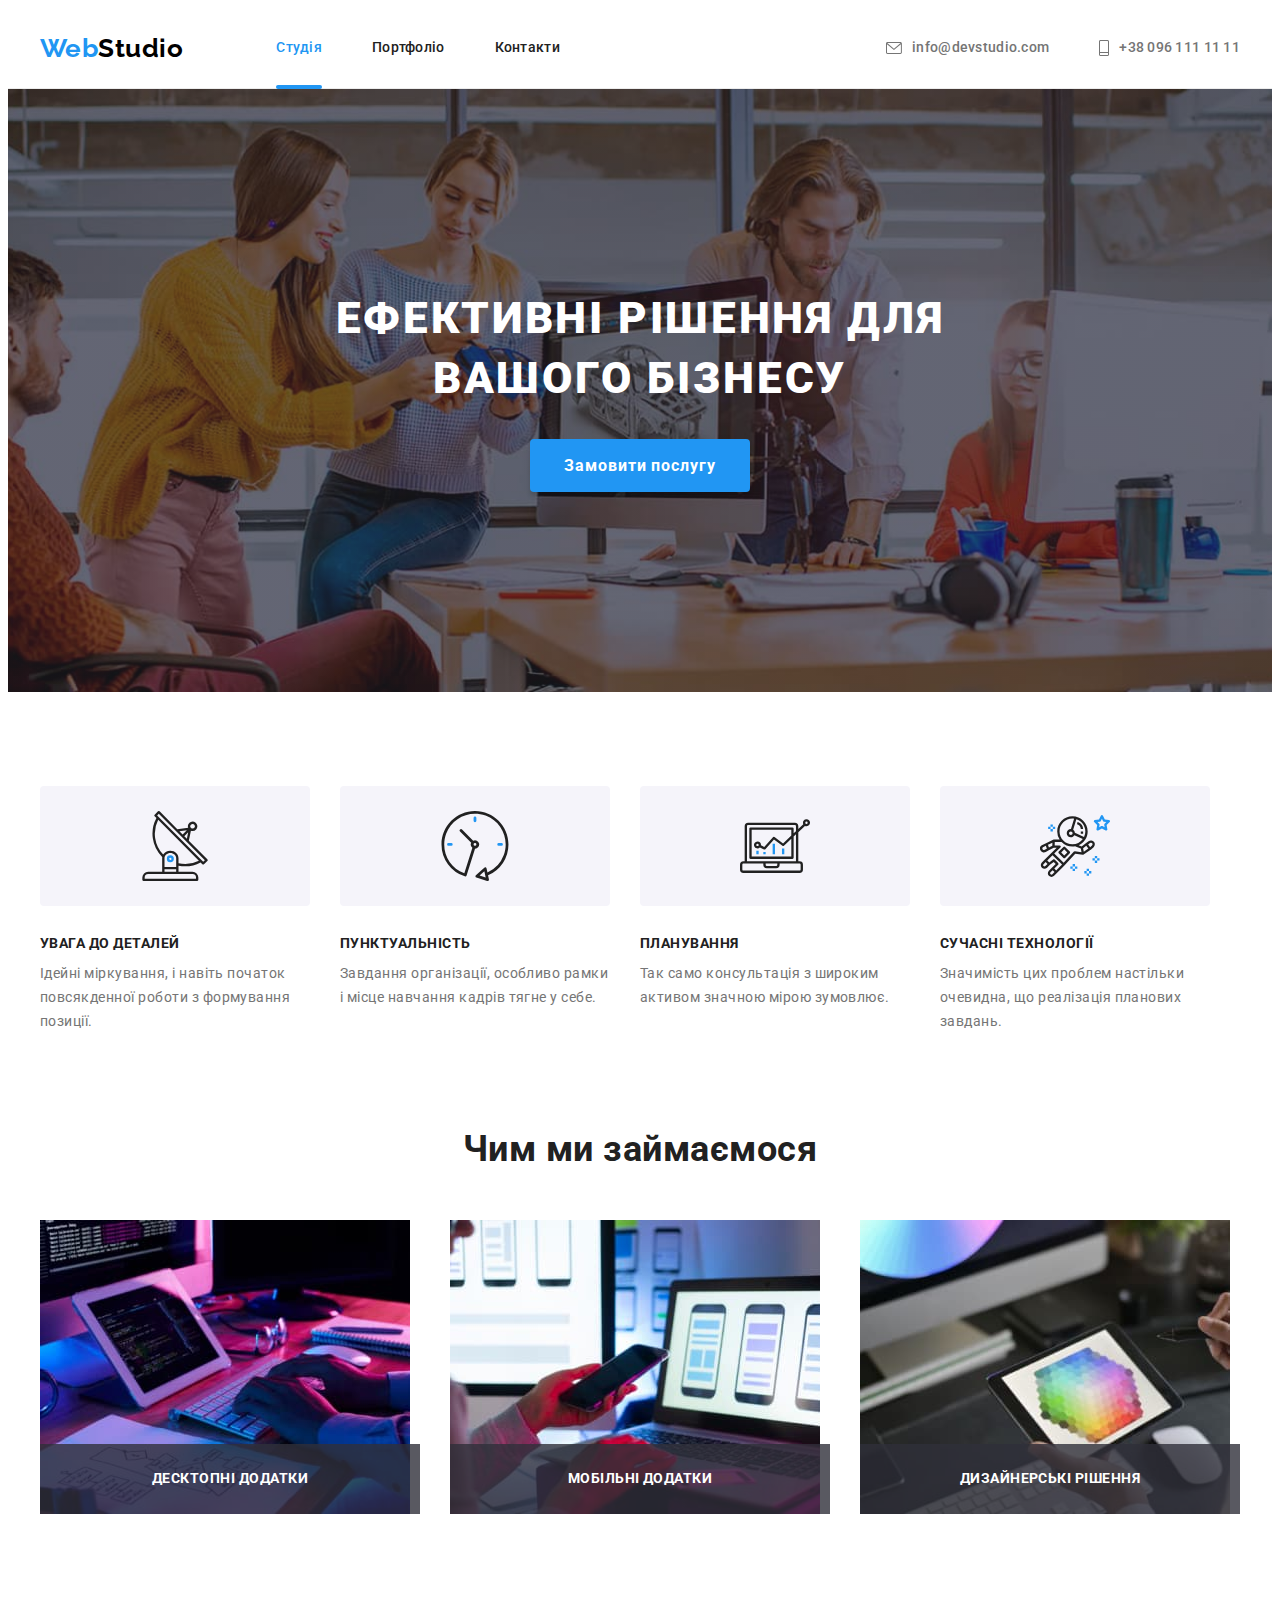
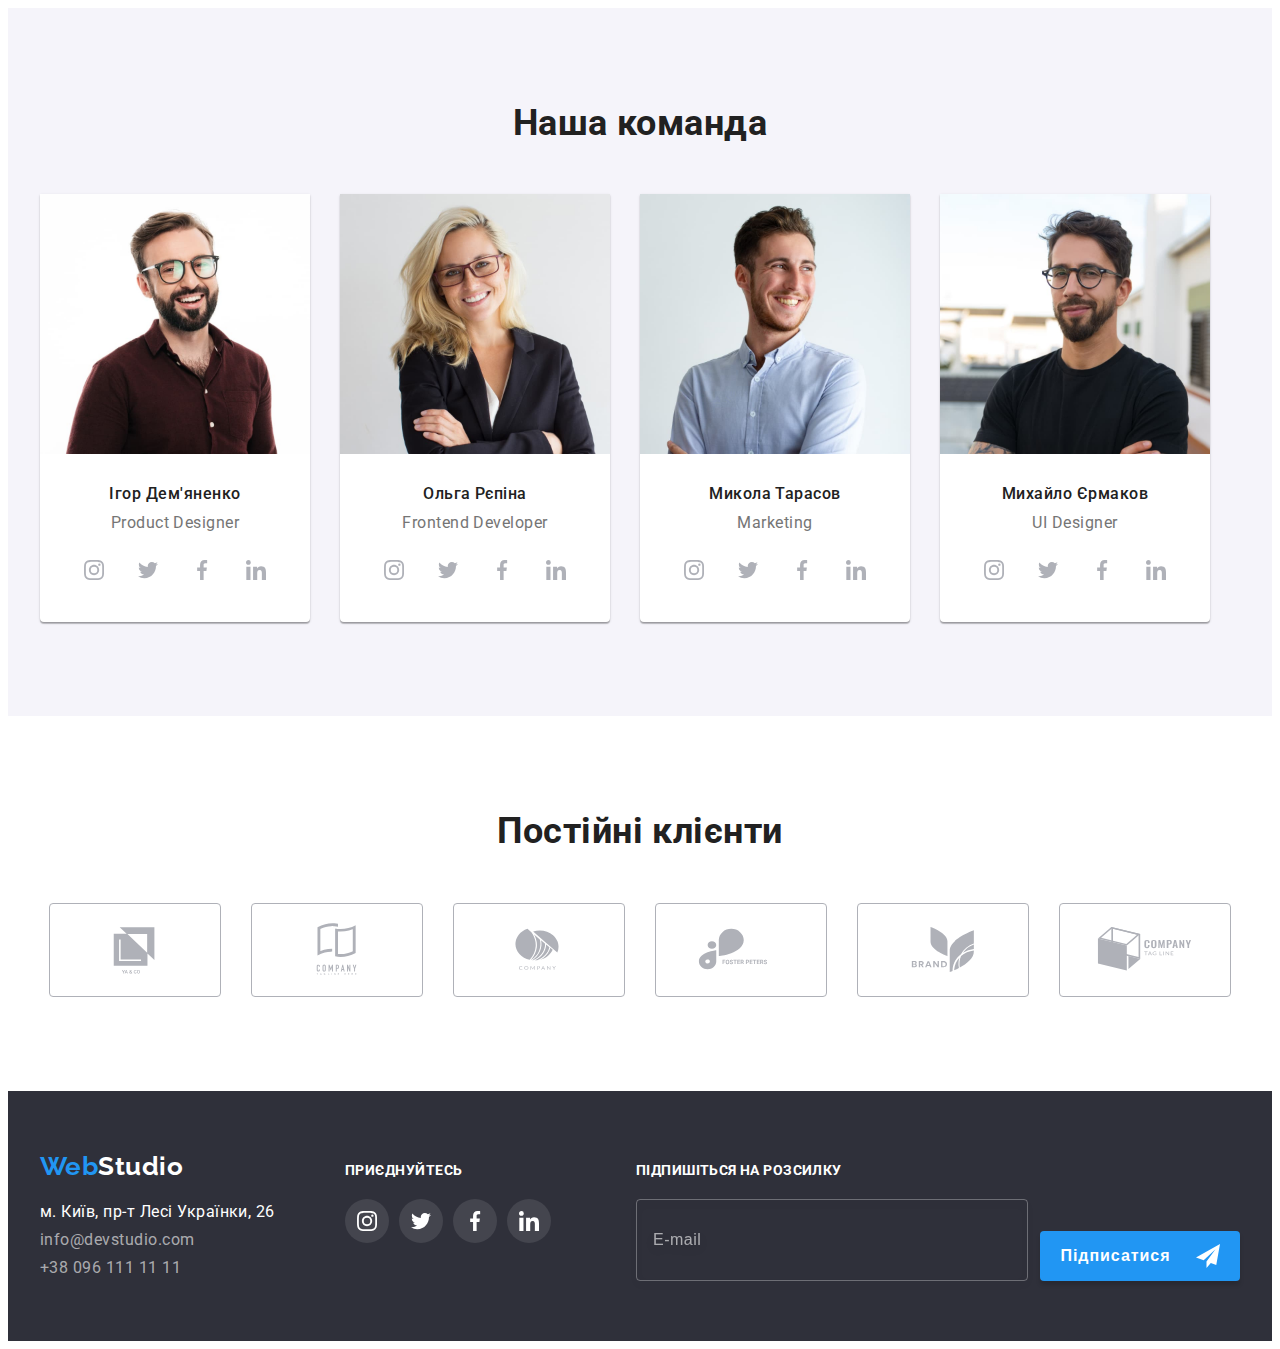
<file: index.html>
<!DOCTYPE html>
<html lang="uk">
  <head>
    <meta charset="UTF-8" />
    <meta http-equiv="X-UA-Compatible" content="IE=edge" />
    <meta name="viewport" content="width=device-width, initial-scale=1.0" />
    <title>WebStudio</title>
    <link rel="preconnect" href="https://fonts.googleapis.com" />
    <link rel="preconnect" href="https://fonts.gstatic.com" crossorigin />
    <!-- Fonts -->
    <link
      href="https://fonts.googleapis.com/css2?family=Raleway:wght@700&family=Roboto:wght@400;500;700;900&display=swap"
      rel="stylesheet"
    />
    <!-- Normalize -->
    <link
      rel="stylesheet"
      href="https://cdnjs.cloudflare.com/ajax/libs/modern-normalize/1.1.0/modern-normalize.min.css"
      integrity="sha512-wpPYUAdjBVSE4KJnH1VR1HeZfpl1ub8YT/NKx4PuQ5NmX2tKuGu6U/JRp5y+Y8XG2tV+wKQpNHVUX03MfMFn9Q=="
      crossorigin="anonymous"
      referrerpolicy="no-referrer"
    />
    <!-- CSS -->
    <link rel="stylesheet" href="./css/main.min.css" />
    <!-- <link rel="stylesheet" href="./css/styles.css" /> -->
  </head>

  <body>
    <!-- HEADER -->
    <header class="header">
      <div class="container header__container">
        <a href="./index.html" class="logo link" lang="en"
          ><span class="logo__accent">Web</span>Studio</a
        >
        <nav class="nav">
          <ul class="nav__list">
            <li class="nav__item">
              <a href="./index.html" class="nav__link nav__link--current link">Студія</a>
            </li>
            <li class="nav__item">
              <a href="./portfolio.html" class="nav__link link">Портфоліо</a>
            </li>
            <li class="nav__item"><a href="#" class="nav__link link">Контакти</a></li>
          </ul>
        </nav>

        <!-- Contacts header -->
        <ul class="contact list">
          <li class="contact__item">
            <a href="mailto:info@devstudio.com" class="contact__email link"
              ><svg class="contact__icon" width="16" height="12">
                <use href="./images/icons.svg#mail"></use></svg >info@devstudio.com</a>
          </li>
          <li class="contact__item">
            <a href="tel:+380961111111" class="contact__phone link"
              ><svg class="contact__icon" width="10" height="16">
                <use href="./images/icons.svg#phone"></use></svg>+38 096 111 11 11</a>
          </li>
        </ul>
      </div>
    </header>

    <main>
      <!-- HERO -->
      <section class="hero">
        <div class="container">
          <h1 class="hero__title">Ефективні рішення для вашого бізнесу</h1>
          <button data-modal-open class="button" type="button" >Замовити послугу</button>
          <div data-modal class="backdrop backdrop--hidden">
            <div class="modal">
              <button data-modal-close class="close--btn">
                <svg class="close-icon" width="11" height="11">
                  <use href="./images/icons.svg#close"></use>
                </svg>
              </button>
              <b class="modal__title">Залиште свої дані, ми вам передзвонимо</b>
              <form class="form js-speaker-form">
                <div class="form__field">
                  <label for="name" class="form__label">Ім'я</label>
                  <input type="text" class="form__input" name="name" id="name" />
                  <svg class="form__icon" width="18" height="18">
                    <use href="./images/icons.svg#person"></use>
                  </svg>
                </div>
                <div class="form__field">
                  <label for="phone" class="form__label">Телефон</label>
                  <input type="tel" class="form__input" name="phone" id="phone" />
                  <svg class="form__icon" width="18" height="18">
                    <use href="./images/icons.svg#phone-bl"></use>
                  </svg>
                </div>
                <div class="form__field">
                  <label for="email" class="form__label">Пошта</label>
                  <input type="email" class="form__input" name="email" id="email" />
                  <svg class="form__icon" width="18" height="18">
                    <use href="./images/icons.svg#email-bl"></use>
                  </svg>
                </div>
                <div class="form__field form__field--comment">
                  <label for="comment" class="form__label">Коментар</label>
                  <textarea
                    class="form__textarea"
                    name="comment"
                    id="comment"
                    rows="10"
                    maxlength="150"
                    placeholder="Введіть текст"
                  ></textarea>
                </div>
                <label class="form__agreement">
                  <input class="checkbox" type="checkbox" name="agreement" value="agree" />
                  <svg class="checkbox__icon" width="16" height="15">
                    <use class="use" href="./images/icons.svg#icon-check"></use>
                  </svg>
                  <span>
                    Погоджуюся з розсилкою та приймаю
                    <a class="form__agree--link" href="#"> Умови договору </a>
                  </span>
                </label>
                <button class="button " type="submit">Відправити</button>
              </form>
            </div>
          </div>
        </div>
      </section>

      <!--feature -->
      <section class="feature">
        <div class="container">
          <h2 class="section-title section-title--hidden">Наші переваги</h2>
          <ul class="feature__list">
            <li class="feature__item">
              <div class="feature__thumb">
                <svg width="70" height="70">
                  <use href="./images/icons.svg#antenna"></use>
                </svg>
              </div>
              <h3 class="feature__title">УВАГА ДО ДЕТАЛЕЙ</h3>
              <p class="feature__subtitle">
                Ідейні міркування, і навіть початок повсякденної роботи з формування позиції.
              </p>
            </li>
            <li class="feature__item">
              <div class="feature__thumb">
                <svg width="70" height="70">
                  <use href="./images/icons.svg#clock"></use>
                </svg>
              </div>
              <h3 class="feature__title">ПУНКТУАЛЬНІСТЬ</h3>
              <p class="feature__subtitle">
                Завдання організації, особливо рамки і місце навчання кадрів тягне у себе.
              </p>
            </li>
            <li class="feature__item">
              <div class="feature__thumb">
                <svg width="70" height="70">
                  <use href="./images/icons.svg#diagram"></use>
                </svg>
              </div>
              <h3 class="feature__title">ПЛАНУВАННЯ</h3>
              <p class="feature__subtitle">
                Так само консультація з широким активом значною мірою зумовлює.
              </p>
            </li>
            <li class="feature__item">
              <div class="feature__thumb">
                <svg width="70" height="70">
                  <use href="./images/icons.svg#astronaut"></use>
                </svg>
              </div>
              <h3 class="feature__title">СУЧАСНІ ТЕХНОЛОГІЇ</h3>
              <p class="feature__subtitle">
                Значимість цих проблем настільки очевидна, що реалізація планових завдань.
              </p>
            </li>
          </ul>
        </div>
      </section>

      <!--work-->
      <section class="work">
        <div class="container">
          <h2 class="work__title">Чим ми займаємося</h2>
          <ul class="work__list">
            <li class="work__item">
              <img
                src="./images/work/box1.jpg"
                alt="Розробка програмного забезпечення"
                width="370"
              />
              <div class="work__box">
                <p class="work__text">Десктопні додатки</p>
              </div>
            </li>
            <li class="work__item">
              <img
                src="./images/work/box2.jpg"
                alt="Тестування мобільного додатку"
                width="370"
              />
              <div class="work__box">
                <p class="work__text">Мобільні додатки</p>
              </div>
            </li>
            <li class="work__item">
              <img
                src="./images/work/box3.jpg"
                alt="Робота з палітрою кольорів"
                width="370"
              />
              <div class="work__box">
                <p class="work__text">Дизайнерські рішення</p>
              </div>
            </li>
          </ul>
        </div>
      </section>

      <!--our team-->
      <section class="team">
        <div class="container">
          <h2 class="team__title">Наша команда</h2>
          <ul class="team__list list">
            <li class="team__card">
              <img
                src="./images/team/team1.jpg"
                alt="фото Продукт дизайнер"
                width="270"
              />
              <div class="team__info">
                <h3 class="team__name">Ігор Дем'яненко</h3>
                <p class="team__position" lang="en">Product Designer</p>
                <ul class="socials list">
                  <li>
                    <a
                      class="socials__link link"
                      href="https://www.instagram.com"
                      target="_blank"
                      rel="nofollow noopener noreferrer"
                      aria-label="instagram"
                      ><svg class="socials__icon" width="20" height="20">
                        <use href="./images/icons.svg#instagram"></use></svg></a>
                  </li>
                  <li>
                    <a
                      class="socials__link link"
                      href="https://twitter.com"
                      target="_blank"
                      rel="nofollow noopener noreferrer"
                      aria-label="twitter"
                      ><svg class="socials__icon" width="20" height="20">
                        <use href="./images/icons.svg#twitter"></use></svg></a>
                  </li>
                  <li>
                    <a
                      class="socials__link link"
                      href="https://www.facebook.com"
                      target="_blank"
                      rel="nofollow noopener noreferrer"
                      aria-label="facebook"
                      ><svg class="socials__icon" width="20" height="20">
                        <use href="./images/icons.svg#facebook"></use></svg></a>
                  </li>
                  <li>
                    <a
                      class="socials__link link"
                      href="https://www.linkedin.com"
                      target="_blank"
                      rel="nofollow noopener noreferrer"
                      aria-label="linkedin"
                      ><svg class="socials__icon" width="20" height="20">
                        <use href="./images/icons.svg#linkedin"></use></svg></a>
                  </li>
                </ul>
              </div>
            </li>
            <li class="team__card">
              <img
                src="./images/team/team2.jpg"
                alt="фото Розробник інтерфейсу"
                width="270"
              />
              <div class="team__info">
                <h3 class="team__name">Ольга Рєпіна</h3>
                <p class="team__position" lang="en">Frontend Developer</p>
                <ul class="socials list">
                  <li>
                    <a
                      class="socials__link link"
                      href="https://www.instagram.com"
                      target="_blank"
                      rel="nofollow noopener noreferrer"
                      aria-label="instagram"
                      ><svg class="socials__icon" width="20" height="20">
                        <use href="./images/icons.svg#instagram"></use></svg></a>
                  </li>
                  <li>
                    <a
                      class="socials__link link"
                      href="https://twitter.com"
                      target="_blank"
                      rel="nofollow noopener noreferrer"
                      aria-label="twitter"
                      ><svg class="socials__icon" width="20" height="20">
                        <use href="./images/icons.svg#twitter"></use></svg></a>
                  </li>
                  <li>
                    <a
                      class="socials__link link"
                      href="https://www.facebook.com"
                      target="_blank"
                      rel="nofollow noopener noreferrer"
                      aria-label="facebook"
                      ><svg class="socials__icon" width="20" height="20">
                        <use href="./images/icons.svg#facebook"></use></svg></a>
                  </li>
                  <li>
                    <a
                      class="socials__link link"
                      href="https://www.linkedin.com"
                      target="_blank"
                      rel="nofollow noopener noreferrer"
                      aria-label="linkedin"
                      ><svg class="socials__icon" width="20" height="20">
                        <use href="./images/icons.svg#linkedin"></use></svg></a>
                  </li>
                </ul>
              </div>
            </li>
            <li class="team__card">
              <img src="./images/team/team3.jpg" alt="фото Маркетинг" width="270" />
              <div class="team__info">
                <h3 class="team__name">Микола Тарасов</h3>
                <p class="team__position" lang="en">Marketing</p>
                <ul class="socials list">
                  <li>
                    <a
                      class="socials__link link"
                      href="https://www.instagram.com"
                      target="_blank"
                      rel="nofollow noopener noreferrer"
                      aria-label="instagram"
                      ><svg class="socials__icon" width="20" height="20">
                        <use href="./images/icons.svg#instagram"></use></svg></a>
                  </li>
                  <li>
                    <a
                      class="socials__link link"
                      href="https://twitter.com"
                      target="_blank"
                      rel="nofollow noopener noreferrer"
                      aria-label="twitter"
                      ><svg class="socials__icon" width="20" height="20">
                        <use href="./images/icons.svg#twitter"></use></svg></a>
                  </li>
                  <li>
                    <a
                      class="socials__link link"
                      href="https://www.facebook.com"
                      target="_blank"
                      rel="nofollow noopener noreferrer"
                      aria-label="facebook"
                      ><svg class="socials__icon" width="20" height="20">
                        <use href="./images/icons.svg#facebook"></use></svg></a>
                  </li>
                  <li>
                    <a
                      class="socials__link link"
                      href="https://www.linkedin.com"
                      target="_blank"
                      rel="nofollow noopener noreferrer"
                      aria-label="linkedin"
                      ><svg class="socials__icon" width="20" height="20">
                        <use href="./images/icons.svg#linkedin"></use></svg></a>
                  </li>
                </ul>
              </div>
            </li>
            <li class="team__card">
              <img
                src="./images/team/team4.jpg"
                alt="фото Дизайнер інтерфейсу користувача"
                width="270"
              />
              <div class="team__info">
                <h3 class="team__name">Михайло Єрмаков</h3>
                <p class="team__position" lang="en">UI Designer</p>
                <ul class="socials list">
                  <li>
                    <a
                      class="socials__link link"
                      href="https://www.instagram.com"
                      target="_blank"
                      rel="nofollow noopener noreferrer"
                      aria-label="instagram"
                      ><svg class="socials__icon" width="20" height="20">
                        <use href="./images/icons.svg#instagram"></use></svg></a>
                  </li>
                  <li>
                    <a
                      class="socials__link link"
                      href="https://twitter.com"
                      target="_blank"
                      rel="nofollow noopener noreferrer"
                      aria-label="twitter"
                      ><svg class="socials__icon" width="20" height="20">
                        <use href="./images/icons.svg#twitter"></use></svg></a>
                  </li>
                  <li>
                    <a
                      class="socials__link link"
                      href="https://www.facebook.com"
                      target="_blank"
                      rel="nofollow noopener noreferrer"
                      aria-label="facebook"
                      ><svg class="socials__icon" width="20" height="20">
                        <use href="./images/icons.svg#facebook"></use></svg></a>
                  </li>
                  <li>
                    <a
                      class="socials__link link"
                      href="https://www.linkedin.com"
                      target="_blank"
                      rel="nofollow noopener noreferrer"
                      aria-label="linkedin"
                      ><svg class="socials__icon" width="20" height="20">
                        <use href="./images/icons.svg#linkedin"></use></svg></a>
                  </li>
                </ul>
              </div>
            </li>
          </ul>
        </div>
      </section>

      <!-- Постійні клієнти -->
      <section class="clients section">
        <div class="container">
          <h2 class="clients__title">Постійні клієнти</h2>
          <ul class="clients__list list">
            <li class="clients__card">
              <a class="clients__link link" href="#"
                ><svg class="clients__icon" width="106" height="60">
                  <use href="./images/icons.svg#Logo-1"></use></svg></a>
            </li>
            <li class="clients__card">
              <a class="clients__link link" href="#"
                ><svg class="clients__icon" width="106" height="60">
                  <use href="./images/icons.svg#Logo-2"></use></svg></a>
            </li>
            <li class="clients__card">
              <a class="clients__link link" href="#"
                ><svg class="clients__icon" width="106" height="60">
                  <use href="./images/icons.svg#Logo-3"></use></svg></a>
            </li>
            <li class="clients__card">
              <a class="clients__link link" href="#"
                ><svg class="clients__icon" width="106" height="60">
                  <use href="./images/icons.svg#Logo-4"></use></svg></a>
            </li>
            <li class="clients__card">
              <a class="clients__link link" href="#"
                ><svg class="clients__icon" width="106" height="60">
                  <use href="./images/icons.svg#Logo-5"></use></svg></a>
            </li>
            <li class="clients__card">
              <a class="clients__link link" href="#"
                ><svg class="clients__icon" width="106" height="60">
                  <use href="./images/icons.svg#Logo-6"></use></svg></a>
            </li>
          </ul>
        </div>
      </section>
    </main>

    <!-- FOOTER -->
    <footer class="footer">
      <div class="footer__container container">
        <div>
          <a class="footer__logo" href="./index.html" lang="en"
            ><span class="logo__accent">Web</span>Studio</a
          >
          <address class="address">
            <ul class="adress__list list">
              <li>
                <a
                  class="address__link address__link--colored link"
                  href="https://goo.gl/maps/CPtrU1FHBa2aNyZL9"
                  target="_blank"
                  rel="noopener noreferrer"
                >
                  м. Київ, пр-т Лесі Українки, 26
                </a>
              </li>
              <li class="address__item">
                <a class="address__link link" href="mailto:info@devstudio.com">
                  info@devstudio.com</a
                >
              </li>
              <li class="address__item">
                <a class="address__link link" href="tel:+380961111111"> +38 096 111 11 11</a>
              </li>
            </ul>
          </address>
        </div>

        <!-- Footer socials -->
        <div class="footer__socials">
          <h2 class="footer__title section-title">Приєднуйтесь</h2>
          <ul class="footer__list socials list">
            <li>
              <a
                class="socials__link link"
                href="https://www.instagram.com"
                target="_blank"
                rel="nofollow noopener noreferrer"
                aria-label="instagram"
                ><svg class="socials__icon" width="20" height="20">
                  <use href="./images/icons.svg#instagram"></use></svg></a>
            </li>
            <li>
              <a
                class="socials__link link"
                href="https://twitter.com"
                target="_blank"
                rel="nofollow noopener noreferrer"
                aria-label="twitter"
                ><svg class="socials__icon" width="20" height="20">
                  <use href="./images/icons.svg#twitter"></use></svg></a>
            </li>
            <li>
              <a
                class="socials__link link"
                href="https://www.facebook.com"
                target="_blank"
                rel="nofollow noopener noreferrer"
                aria-label="facebook"
                ><svg class="socials__icon" width="20" height="20">
                  <use href="./images/icons.svg#facebook"></use></svg></a>
            </li>
            <li>
              <a
                class="socials__link link"
                href="https://www.linkedin.com"
                target="_blank"
                rel="nofollow noopener noreferrer"
                aria-label="linkedin"
                ><svg class="socials__icon" width="20" height="20">
                  <use href="./images/icons.svg#linkedin"></use></svg></a>
            </li>
          </ul>
        </div>
        <!-- Footer form -->
        <form class="subscribe-form js-speaker-form">
          <div>
            <label for="subscribe-email" class="subscribe-form__label"
              >Підпишіться на розсилку</label
            >
            <input
              type="email"
              class="subscribe-form__input"
              name="subscribe-email"
              id="subscribe-email"
              placeholder="E-mail"
              minlength="4"
            />
          </div>
          <button class="form__btn" type="submit">
            Підписатися
            <svg class="form__btn--icon" width="24" height="24">
              <use href="./images/icons.svg#icon-send"></use>
            </svg>
          </button>
        </form>
      </div>
    </footer>
    <script src="./js/modal.js"></script>
    <script src="./js/check.js"></script>
  </body>
</html>
</file>
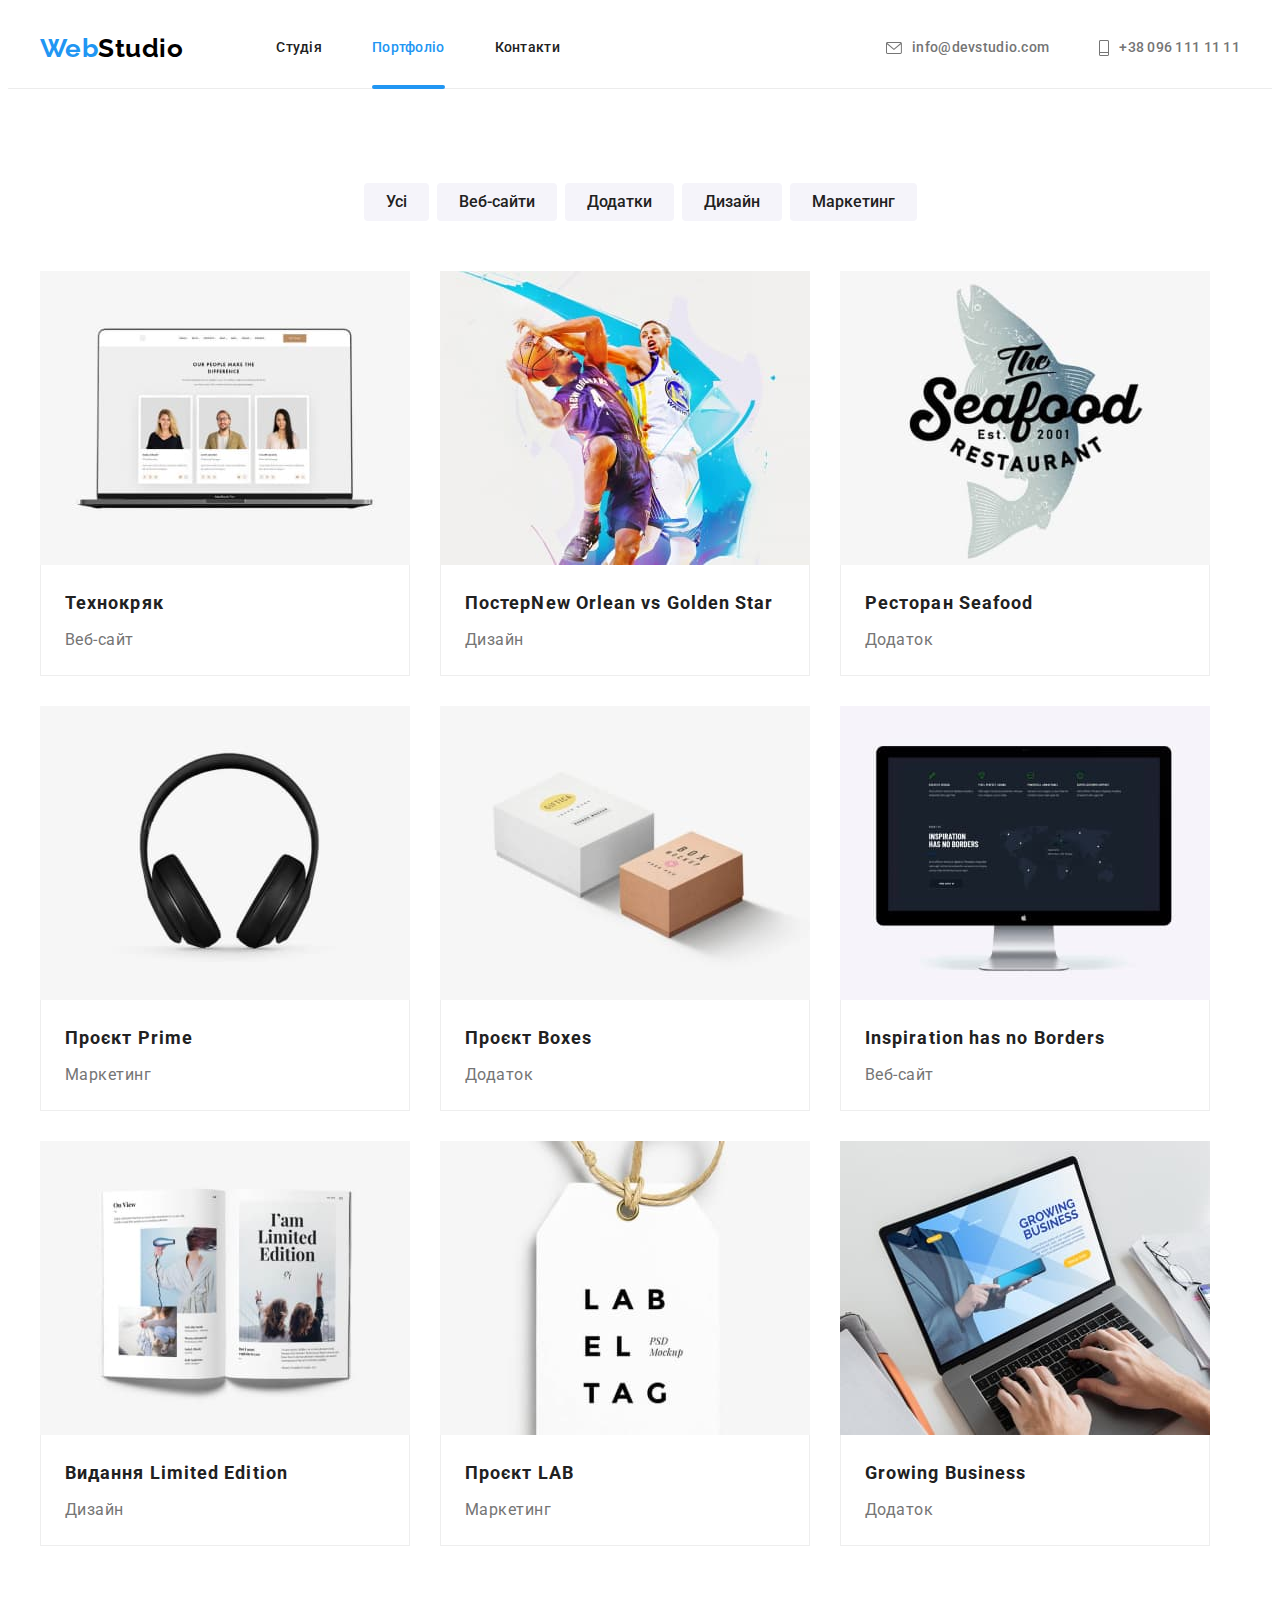
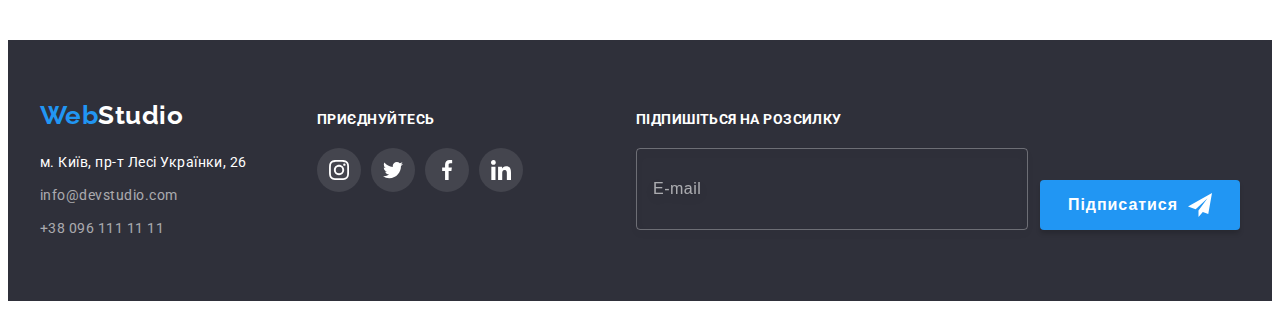
<file: portfolio.html>
<!DOCTYPE html>
<html lang="uk">
  <head>
    <meta charset="UTF-8" />
    <meta http-equiv="X-UA-Compatible" content="IE=edge" />
    <meta name="viewport" content="width=device-width, initial-scale=1.0" />
    <title>WebStudio</title>
    <link rel="preconnect" href="https://fonts.googleapis.com" />
    <link rel="preconnect" href="https://fonts.gstatic.com" crossorigin />
    <!-- Fonts -->
    <link
      href="https://fonts.googleapis.com/css2?family=Raleway:wght@700&family=Roboto:wght@400;500;700;900&display=swap"
      rel="stylesheet"
    />
    <!-- Normalize -->
    <link
      rel="stylesheet"
      href="https://cdnjs.cloudflare.com/ajax/libs/modern-normalize/1.1.0/modern-normalize.min.css"
      integrity="sha512-wpPYUAdjBVSE4KJnH1VR1HeZfpl1ub8YT/NKx4PuQ5NmX2tKuGu6U/JRp5y+Y8XG2tV+wKQpNHVUX03MfMFn9Q=="
      crossorigin="anonymous"
      referrerpolicy="no-referrer"
    />
    <!-- CSS -->
    <link rel="stylesheet" href="./css/styles.css" />
  </head>

  <body>
    <!-- HEADER -->
    <header class="header">
      <div class="container header__container">
        <a href="./index.html" class="header__logo link" lang="en"
          ><span class="logo__accent">Web</span>Studio</a
        >
        <nav class="nav">
          <ul class="nav__list list">
            <li class="nav__item">
              <a href="./index.html" class="nav__link link">Студія</a>
            </li>
            <li class="nav__item">
              <a href="./portfolio.html" class="nav__link nav__link--current link">Портфоліо</a>
            </li>
            <li class="nav__item"><a href="#" class="nav__link link">Контакти</a></li>
          </ul>
        </nav>

        <!-- Contacts header -->
        <ul class="contact__list list">
          <li class="contact__item">
            <a href="mailto:info@devstudio.com" class="contact__email link"
              ><svg class="contact__icon" width="16" height="12">
                <use href="./images/icons.svg#mail"></use></svg>info@devstudio.com</a>
          </li>
          <li class="contact__item">
            <a href="tel:+380961111111" class="contact__phone link"
              ><svg class="contact__icon" width="10" height="16">
                <use href="./images/icons.svg#phone"></use></svg>+38 096 111 11 11</a>
          </li>
        </ul>
      </div>
    </header>

    <!-- HERO -->
    <main>
      <section class="section">
        <div class="container">
          <h1 class="section-title--hidden">Наші проекти</h1>
          <ul class="portfolio-list list">
            <li><button class="portfolio-btn" type="button">Усі</button></li>
            <li><button class="portfolio-btn" type="button">Веб-сайти</button></li>
            <li><button class="portfolio-btn" type="button">Додатки</button></li>
            <li><button class="portfolio-btn" type="button">Дизайн</button></li>
            <li><button class="portfolio-btn" type="button">Маркетинг</button></li>
          </ul>
          <ul class="site-list list">
            <li class="site">
              <a class="site-link link" href="#">
                <div class="visual-content">
                  <img
                    src="./images/portfolio/img1.jpg"
                    alt="Веб-сайт"
                    width="370"
                    height="294"
                  />
                  <div class="overlay">
                    <p class="overlay-site-text">
                      Ресурс пропонує комплексні пропозиції з різним рівнем функціоналу та сервісів.
                      Все це дозволить відвідувачу отримати вичерпні відомості про компанію чи
                      приватну особу.
                    </p>
                  </div>
                </div>
                <div class="site-container">
                  <h2 class="site-name">Технокряк</h2>
                  <p class="site-type">Веб-сайт</p>
                </div>
              </a>
            </li>
            <li class="site">
              <a class="site-link link" href="#">
                <div class="visual-content">
                  <img
                    src="./images/portfolio/img2.jpg"
                    alt="Веб-сайт"
                    width="370"
                    height="294"
                  />
                  <div class="overlay">
                    <p class="overlay-site-text">
                      Ресурс пропонує комплексні пропозиції з різним рівнем функціоналу та сервісів.
                      Все це дозволить відвідувачу отримати вичерпні відомості про компанію чи
                      приватну особу.
                    </p>
                  </div>
                </div>
                <div class="site-container">
                  <h2 class="site-name">Постер<span lang="en">New Orlean vs Golden Star</span></h2>
                  <p class="site-type">Дизайн</p>
                </div>
              </a>
            </li>
            <li class="site">
              <a class="site-link link" href="#">
                <div class="visual-content">
                  <img
                    src="./images/portfolio/img3.jpg"
                    alt="Веб-сайт"
                    width="370"
                    height="294"
                  />
                  <div class="overlay">
                    <p class="overlay-site-text">
                      Ресурс пропонує комплексні пропозиції з різним рівнем функціоналу та сервісів.
                      Все це дозволить відвідувачу отримати вичерпні відомості про компанію чи
                      приватну особу.
                    </p>
                  </div>
                </div>
                <div class="site-container">
                  <h2 class="site-name">Ресторан <span lang="en">Seafood</span></h2>
                  <p class="site-type">Додаток</p>
                </div>
              </a>
            </li>
            <li class="site">
              <a class="site-link link" href="#">
                <div class="visual-content">
                  <img
                    src="./images/portfolio/img4.jpg"
                    alt="Веб-сайт"
                    width="370"
                    height="294"
                  />
                  <div class="overlay">
                    <p class="overlay-site-text">
                      Ресурс пропонує комплексні пропозиції з різним рівнем функціоналу та сервісів.
                      Все це дозволить відвідувачу отримати вичерпні відомості про компанію чи
                      приватну особу.
                    </p>
                  </div>
                </div>
                <div class="site-container">
                  <h2 class="site-name">Проєкт <span lang="en">Prime</span></h2>
                  <p class="site-type">Маркетинг</p>
                </div>
              </a>
            </li>
            <li class="site">
              <a class="site-link link" href="#">
                <div class="visual-content">
                  <img
                    src="./images/portfolio/img5.jpg"
                    alt="Веб-сайт"
                    width="370"
                    height="294"
                  />
                  <div class="overlay">
                    <p class="overlay-site-text">
                      Ресурс пропонує комплексні пропозиції з різним рівнем функціоналу та сервісів.
                      Все це дозволить відвідувачу отримати вичерпні відомості про компанію чи
                      приватну особу.
                    </p>
                  </div>
                </div>
                <div class="site-container">
                  <h2 class="site-name">Проєкт <span lang="en">Boxes</span></h2>
                  <p class="site-type">Додаток</p>
                </div>
              </a>
            </li>
            <li class="site">
              <a class="site-link link" href="#">
                <div class="visual-content">
                  <img
                    src="./images/portfolio/img6.jpg"
                    alt="Веб-сайт"
                    width="370"
                    height="294"
                  />
                  <div class="overlay">
                    <p class="overlay-site-text">
                      Ресурс пропонує комплексні пропозиції з різним рівнем функціоналу та сервісів.
                      Все це дозволить відвідувачу отримати вичерпні відомості про компанію чи
                      приватну особу.
                    </p>
                  </div>
                </div>
                <div class="site-container">
                  <h2 class="site-name" lang="en">Inspiration has no Borders</h2>
                  <p class="site-type">Веб-сайт</p>
                </div>
              </a>
            </li>
            <li class="site">
              <a class="site-link link" href="#">
                <div class="visual-content">
                  <img
                    src="./images/portfolio/img7.jpg"
                    alt="Веб-сайт"
                    width="370"
                    height="294"
                  />
                  <div class="overlay">
                    <p class="overlay-site-text">
                      Ресурс пропонує комплексні пропозиції з різним рівнем функціоналу та сервісів.
                      Все це дозволить відвідувачу отримати вичерпні відомості про компанію чи
                      приватну особу.
                    </p>
                  </div>
                </div>
                <div class="site-container">
                  <h2 class="site-name">Видання <span lang="en">Limited Edition</span></h2>
                  <p class="site-type">Дизайн</p>
                </div>
              </a>
            </li>
            <li class="site">
              <a class="site-link link" href="#">
                <div class="visual-content">
                  <img
                    src="./images/portfolio/img8.jpg"
                    alt="Веб-сайт"
                    width="370"
                    height="294"
                  />
                  <div class="overlay">
                    <p class="overlay-site-text">
                      Ресурс пропонує комплексні пропозиції з різним рівнем функціоналу та сервісів.
                      Все це дозволить відвідувачу отримати вичерпні відомості про компанію чи
                      приватну особу.
                    </p>
                  </div>
                </div>
                <div class="site-container">
                  <h2 class="site-name">Проєкт <span lang="en">LAB</span></h2>
                  <p class="site-type">Маркетинг</p>
                </div>
              </a>
            </li>
            <li class="site">
              <a class="site-link link" href="#">
                <div class="visual-content">
                  <img
                    src="./images/portfolio/img9.jpg"
                    alt="Веб-сайт"
                    width="370"
                    height="294"
                  />
                  <div class="overlay">
                    <p class="overlay-site-text">
                      Ресурс пропонує комплексні пропозиції з різним рівнем функціоналу та сервісів.
                      Все це дозволить відвідувачу отримати вичерпні відомості про компанію чи
                      приватну особу.
                    </p>
                  </div>
                </div>
                <div class="site-container">
                  <h2 class="site-name" lang="en">Growing Business</h2>
                  <p class="site-type">Додаток</p>
                </div>
              </a>
            </li>
          </ul>
        </div>
      </section>
    </main>

    <!-- FOOTER -->
    <footer class="footer">
      <div class="footer__container container">
        <div>
          <a class="footer__logo" href="./index.html" lang="en"
            ><span class="logo__accent">Web</span>Studio</a
          >
          <address class="address">
            <ul class="adress__list list">
              <li>
                <a
                  class="address__link address__link--colored link"
                  href="https://goo.gl/maps/CPtrU1FHBa2aNyZL9"
                  target="_blank"
                  rel="noopener noreferrer"
                >
                  м. Київ, пр-т Лесі Українки, 26
                </a>
              </li>
              <li class="address__item">
                <a class="address__link link" href="mailto:info@devstudio.com">
                  info@devstudio.com</a
                >
              </li>
              <li class="address__item">
                <a class="address__link link" href="tel:+380961111111"> +38 096 111 11 11</a>
              </li>
            </ul>
          </address>
        </div>

        <!-- Footer socials -->
        <div class="footer__socials">
          <h2 class="footer__title section-title">Приєднуйтесь</h2>
          <ul class="footer__list socials list">
            <li>
              <a
                class="socials__link link"
                href="https://www.instagram.com"
                target="_blank"
                rel="nofollow noopener noreferrer"
                aria-label="instagram"
                ><svg class="socials__icon" width="20" height="20">
                  <use href="./images/icons.svg#instagram"></use></svg></a>
            </li>
            <li>
              <a
                class="socials__link link"
                href="https://twitter.com"
                target="_blank"
                rel="nofollow noopener noreferrer"
                aria-label="twitter"
                ><svg class="socials__icon" width="20" height="20">
                  <use href="./images/icons.svg#twitter"></use></svg></a>
            </li>
            <li>
              <a
                class="socials__link link"
                href="https://www.facebook.com"
                target="_blank"
                rel="nofollow noopener noreferrer"
                aria-label="facebook"
                ><svg class="socials__icon" width="20" height="20">
                  <use href="./images/icons.svg#facebook"></use></svg></a>
            </li>
            <li>
              <a
                class="socials__link link"
                href="https://www.linkedin.com"
                target="_blank"
                rel="nofollow noopener noreferrer"
                aria-label="linkedin"
                ><svg class="socials__icon" width="20" height="20">
                  <use href="./images/icons.svg#linkedin"></use></svg></a>
            </li>
          </ul>
        </div>
        <!-- Footer form -->
        <form class="subscribe-form js-speaker-form">
          <div>
            <label for="subscribe-email" class="subscribe-form__label"
              >Підпишіться на розсилку</label
            >
            <input
              type="email"
              class="subscribe-form__input"
              name="subscribe-email"
              id="subscribe-email"
              placeholder="E-mail"
              minlength="4"
            />
          </div>
          <button class="subscribe-form__btn" type="submit">
            Підписатися
            <svg class="subscribe-form__icon" width="24" height="24">
              <use href="./images/icons.svg#icon-send"></use>
            </svg>
          </button>
        </form>
      </div>
    </footer>
  </body>
</html>
</file>
<file: css/styles.css>
/* GENERAL STYLES */
:root {
    /* fonts */
    --primary-font: 'Roboto', sans-serif;
    --secondary-font: 'Raleway', sans-serif;
    /* background colors */
    --primary-background-color:#fff;
    --secondary-background-color:#2F303A;
    --third-background-color:#F5F4FA;
    /* text */
    --text-black-color:#212121;
    --text-grey-color:#757575;
    --text-grey-rgba:rgba(255, 255, 255, 0.6);
    --text-white-color: #FFFFFF;
    /* colors */
    --accent-color :#2196F3;
    --logo-color:#000000;
    --order-button-background-color: #188CE8;
    --overlay-color: rgba(47, 48, 58, 0.4);
    --modal-bg-color: #00000033;
    --placeholder-color: #75757580;
    --footer-contacts-color: #ffffff99;
    --transition: 250ms cubic-bezier(0.4, 0, 0.2, 1);

    --form-border-color: #21212133;
    --subscribe-border-color: #ffffff4d;
}

body {
    background-color: var(--primary-background-color);
    color: var(--text-black-color);
    font-family: var(--primary-font);
    letter-spacing: 0.03em;
}

h1,h2,h3,h4,h5,h6,p,ul {
    margin: 0;
    padding: 0;
}

/* Reset start */

.link {
    text-decoration: none;
}

.list {
    list-style: none;
}

.text {
    color: var(--text-grey-color);
}

img {
    display: block;
    max-width: 100%;
}

.section-title--hidden {
    position: absolute;
    width: 1px;
    height: 1px;
    margin: -1px;
    border: 0;
    padding: 0;

    white-space: nowrap;
    clip-path: inset(100%);
    clip: rect(0 0 0 0);
    overflow: hidden;
}
/* Reset finish */

.container {
    width: 1200px;
    margin-left: auto;
    margin-right: auto;
    padding-left: 15px;
    padding-right: 15px;
}

/* HEADER */

.header {
    border-bottom: 1px solid #ECECEC;
}

.header__container {
    display: flex;
    align-items: center;
}


/* Logo */

.header__logo {
    font-family: var(--secondary-font);
    font-weight: 700;
    font-size: 26px;
    line-height: 1.19;
    text-decoration: none;

    color: var(--logo-color);
    display: block;

    padding-top: 24px;
    padding-bottom: 24px;
    
    margin-right: 93px;
}

.logo__accent {
    color: var(--accent-color);
}


/* Site nav */

.nav {
    display: flex;
}

.nav__list {
    display: flex;
    align-items: center;
    list-style: none;
}

.nav__item:not(:last-child) {
    margin-right: 50px;
}

.nav__link {
    font-weight: 500;
    font-size: 14px;
    line-height: 1.14;
    letter-spacing: 0.02em;
    position: relative;

    color: var(--text-black-color);
    padding-top: 32px;
    padding-bottom: 32px;
    display: block;
    transition: color var(--transition);
}

.nav__link {
    color: var(--text-black-color);
}

.nav__link:hover,
.nav__link:focus {
    color: var(--accent-color);
}

.nav__link--current {
    color: var(--accent-color);
}

.nav__link--current::after {
    content: '';
    position: absolute;
    bottom: -1px;
    left: 0;

    display: block; 
    width: 100%;
    height: 4px;

    border-radius: 2px;
    background-color: var(--accent-color)
}

/* CONTACTS - HEADER */

.contact__list {
    display: flex;
    margin-left: auto;
    list-style: none;
}

.contact__item {
    font-weight: 500;
    font-size: 14px;
    line-height: 1.14;
    letter-spacing: 0.02em;
    
    color: var(--text-grey-color);
}

.contact__item:not(:last-child) {
    margin-right: 50px;
}

.contact__email,
.contact__phone {
    color: var(--text-grey-color);
    display: flex;
    align-items: center;
    padding-top: 32px;
    padding-bottom: 32px;
    gap: 10px;
    transition: color var(--transition);
}

.contact__email:hover,
.contact__email:focus,
.contact__phone:hover,
.contact__phone:focus {
    color: var(--accent-color);
}

.contact__icon {
    fill: currentColor;
}

/* HERO */

.hero {
    background: rgba(47, 48, 58, 0.4);
    text-align: center;
    max-width: 1600px;
    padding-top: 200px;
    padding-bottom: 200px;
    background-image: linear-gradient(to right, var(--overlay-color), var(--overlay-color)), url(../images/hero.jpg);
    margin-left: auto;
    margin-right: auto;
    background-size: cover;
    background-repeat: no-repeat;
    background-position: center;
}

.hero__title {
    font-weight: 900;
    font-size: 44px;
    line-height: 1.36;
    text-align: center;
    letter-spacing: 0.06em;
    text-transform: uppercase;

    color: var(--primary-background-color);
    max-width: 693px;
    margin: 0 auto;
}

.button {
    font-weight: 700;
    font-size:16px;
    font-family: inherit;
    line-height: 1.86;
    align-items: center;
    text-align: center;
    letter-spacing: 0.06em;
    cursor: pointer;
    
    color: var(--text-white-color);
    background-color: var(--accent-color);

    box-shadow: 0px 4px 4px rgba(0, 0, 0, 0.15);
    border-radius: 4px;
    border-color: transparent;

    margin-top: 30px;
    padding: 10px 32px;


}

.button:hover,
.button:focus {
    background-color: var(--order-button-background-color);
}

/* -----Modal----- */

.backdrop {
    position: fixed;
    visibility: visible;
    top: 0;
    left: 0;
    width: 100%;
    height: 100%;
    background-color: var(--modal-bg-color);
    opacity: 1;
    z-index: 1;

    transition: opacity var(--transition),
        visibility var(--transition);
}

.backdrop--hidden {
    visibility: hidden;
    opacity: 0;
    pointer-events: none;
    transition: opacity var(--transition),
        visibility var(--transition);
}

.close--btn {
    position: absolute;
    width: 30px;
    height: 30px;
    top: 8px;
    right: 8px;
    fill: var(--text-black-color);
    background: var(--text-white-color);
    border: 1px solid rgba(0, 0, 0, 0.1);
    border-radius: 50%;
    cursor: pointer;
    transition: fill var(--transition);
}

.close--btn:hover,
.close--btn:focus {
    fill: var(--accent-color);
}

.backdrop--hidden .modal {
    transform: translate(-50%, -50%) scale(0.9);
}

.modal {
    position: absolute;
    top: 50%;
    left: 50%;

    min-height: 581px;
    min-width: 528px;
    background-color: var(--text-white-color);
    box-shadow: 0px 1px 3px rgba(0, 0, 0, 0.12), 0px 1px 1px rgba(0, 0, 0, 0.14),
        0px 2px 1px rgba(0, 0, 0, 0.2);
    border-radius: 4px;
    padding: 40px;

    transform: translate(-50%, -50%) scale(1);
    transition: transform 250ms cubic-bezier(0.4, 0, 0.2, 1);
}

.modal__title {
    display: block;
    font-weight: 700;
    font-size: 20px;
    line-height: 23px;
    text-align: center;
    letter-spacing: 0.03em;
    color: var(--text-black-color);
    margin-bottom: 12px;
}

/* ---FORM--- */

.form__field {
    position: relative;
    text-align: left;
    margin-bottom: 10px;
}

.form__label {
    display: block;
    font-size: 12px;
    line-height: 1.16;
    letter-spacing: 0.01em;
    color: var(--text-grey-color);
    margin-bottom: 4px;
}

.form__input {
    display: block;

    font: inherit;
    font-size: 14px;
    line-height: 16px;
    letter-spacing: 0.01em;

    width: 100%;
    margin: 0;
    padding: 11px 12px 11px 42px;
    cursor: pointer;

    border: 1px solid var(--form-border-color);
    border-radius: 4px;

    transition: border-color 250ms cubic-bezier(0.4, 0, 0.2, 1),
        outline-color 250ms cubic-bezier(0.4, 0, 0.2, 1);
}

.form__icon {
    position: absolute;
    fill: var(--text-black-color);
    top: 50%;
    left: 12px;
    cursor: pointer;

    transition: fill 250ms cubic-bezier(0.4, 0, 0.2, 1);
}

.form__field--comment {
    margin-bottom: 20px;
    width: 448px;
}

.form__icon:hover,
.form__input:hover,
.form__icon:focus,
.form__input:focus {
    border-color: var(--accent-color);
    fill: var(--accent-color);
    outline-color: var(--accent-color);
}

.form__textarea {
    display: block;
    width: 100%;
    height: 120px;
    margin: 0;
    padding: 12px 16px;

    font: inherit;
    font-size: 14px;
    line-height: 16px;
    letter-spacing: 0.01em;
    resize: none;
    cursor: pointer;

    border: 1px solid var(--form-border-color);
    border-radius: 4px;

    transition: border-color 250ms cubic-bezier(0.4, 0, 0.2, 1),
        outline-color 250ms cubic-bezier(0.4, 0, 0.2, 1);
}

.form__textarea:hover,
.form__textarea:focus {
    border-color: var(--accent-color);
    outline-color: var(--accent-color);
}

.form__textarea::placeholder {
    font-size: 14px;
    line-height: 16px;
    letter-spacing: 0.01em;
    color: var(--placeholder-color);
}

/* ---Checkbox--- */

.form__agreement {
    display: flex;
    align-items: center;
    justify-content: center;
    gap: 7px;
    font-size: 14px;
    line-height: 1.71;
    letter-spacing: 0.03em;
    color: var(--text-grey-color);
}

.checkbox {
    -webkit-appearance: none;
    -moz-appearance: none;
    appearance: none;
    position: absolute;
    outline-color: transparent;
}

.checkbox__icon {
    fill: var(--text-white-color);
    background-color: transparent;
    border: 2px solid var(--text-black-color);
    border-radius: 2px;

    transition: border-color 250ms cubic-bezier(0.4, 0, 0.2, 1),
        background-color 250ms cubic-bezier(0.4, 0, 0.2, 1);
}

.checkbox:focus+.checkbox__icon {
    outline: 2px solid var(--text-black-color);
    outline-offset: 2px;
}

.checkbox:checked+.checkbox__icon {
    background-color: var(--accent-color);
    border-color: transparent;
    background-origin: content-box;
    outline-color: transparent;
}

.checkbox:hover+.checkbox__icon {
    outline-color: transparent;
}

.form__agree--link {
    color: var(--accent-color);
}

/* ---Form-send-btn--- */

.form__btn {
    width: 200px;
    height: 50px;
    color: var(--text-white-color);
    background-color: var(--accent-color);
    box-shadow: 0px 4px 4px rgba(0, 0, 0, 0.15);
    border-radius: 4px;
    border: transparent;
    margin-top: 30px;
   
    cursor: pointer;

    transition: background-color 250ms cubic-bezier(0.4, 0, 0.2, 1);
}

.form__btn:hover,
.form__btn:focus {
   
    background-color: var(--order-button-background-color);
}

/* Section */

.section {
    display: block;
    padding-top: 94px;
    padding-bottom: 94px;
}

.section-title {
    font-weight: 700;
    font-size: 36px;
    line-height: 1.17;
    text-align: center;

color: var(--text-black-color);
}

.title {
    font-weight: 700;
    font-size: 14px;
    line-height: 1.14;
    text-transform: uppercase;
}

.text {
    font-size: 14px;
    line-height: 1.71;

    color: var(--text-grey-color);
}

/* Feature list */

.feature {
    display: block;
    padding-top: 94px;
    padding-bottom: 94px;
}

.feature__list {
    display: flex;
    gap: 30px;
    list-style: none;
}

.feature__item {
    width: 270px;
}

.feature__thumb {
    display: flex;
    align-items: center;
    justify-content: center;
    height: 120px;
    background: #F5F4FA;
    border-radius: 4px;
    margin-bottom: 30px;
}

.feature__title {
    margin-bottom: 10px;
    font-weight: 700;
    font-size: 14px;
    line-height: 1.14;
    text-transform: uppercase;
}

.feature__subtitle {
    font-size: 14px;
    line-height: 1.71;
    color: var(--text-grey-color);
}

/* Work */

.work {
    display: block;
    padding-top: 94px;
    padding-bottom: 94px;
    padding-top: 0;
}

.work__title {
    font-weight: 700;
    font-size: 36px;
    line-height: 1.17;
    text-align: center;
    color: var(--text-black-color);
    margin-bottom: 50px;
}

.work__list {
    display: flex;
    flex-wrap: wrap;
    gap: 30px;
    list-style: none;
}

.work__item {
    position: relative;
    -ms-flex-preferred-size: calc((100% - 60px) / 3);
    flex-basis: calc((100% - 60px) / 3);
}

.work__box {
    position: absolute;
    bottom: 0;
    left: 0;

    width: 100%;
    height: 70px;
    background-color: rgba(47, 48, 58, 0.8);;
}

.work__text {
    font-weight: 700;
    font-size: 14px;
    line-height: 1.14;
    text-transform: uppercase;
    display: flex;
    justify-content: center;
    align-items: center;
    width: 100%;
    height: 70px;

    color: #FFFFFF;
}

/* Our Team */

.team {
    display: block;
    padding-top: 94px;
    padding-bottom: 94px;
    background-color: var(--third-background-color);
}

.team__title {
    font-weight: 700;
    font-size: 36px;
    line-height: 1.17;
    text-align: center;
    
    color: var(--text-black-color);
    margin-bottom: 50px;
}

.team__list {
    display: flex;
    gap: 30px;
}

.team__card {
    box-shadow: 0px 1px 3px rgba(0, 0, 0, 0.12), 0px 1px 1px rgba(0, 0, 0, 0.14), 0px 2px 1px rgba(0, 0, 0, 0.2);
    border-radius: 0px 0px 4px 4px;

    background-color: var(--primary-background-color);
}

.team__info {
    padding-top: 30px;
    padding-bottom: 30px;
}

.team__name {
    font-weight: 500;
    font-size: 16px;
    line-height: 1.19;
    text-align: center;
    margin-bottom: 10px;
}

.team__position {
    font-size: 16px;
    line-height: 1.19;
    text-align: center;
    margin-bottom: 16px;

    color: var(--text-grey-color)
}

/* SOCIALS */

.socials {
    display: flex;
    justify-content: center;
    gap: 10px;
}

.socials__link {
    display: flex;
    align-items: center;
    justify-content: center;
    
    width: 44px;
    height: 44px;
    background-color: #fff;
    color: rgba(175, 177, 184, 1);
    border-radius: 50%;
    transition: color var(--transition), background-color var(--transition);
}

.socials__icon {
    fill: currentColor;
}

.socials__link:hover,
.socials__link:focus {
    color: rgba(255, 255, 255, 1);
    background-color: var(--accent-color);
}

/* Regular Customers */

.clients__title {
    font-weight: 700;
    font-size: 36px;
    line-height: 1.17;
    text-align: center;

    color: var(--text-black-color);
}

.clients__list {
    display: flex;
    justify-content: center;
    align-items: center;
    gap: 30px;
    margin-top: 50px;
}

.clients_card {
    flex-basis: calc(100% - 5 * var(--card-gap) / 6);
}

.card__link {
    display: flex;
    align-items: center;
    justify-content: center;
    width: 170px;
    height: 92px;
    color: #AFB1B8;
    border: 1px solid #AFB1B8;
    border-radius: 4px;
    transition: color var(--transition), border-color var(--transition);
}

.customer-icon {
    fill: currentColor;
}

.card__link:hover,
.card__link:focus {
    color: var(--accent-color);
    border-color: var(--accent-color);
}

/* FOOTER */
.footer {
    padding-top: 60px;
    padding-bottom: 60px;

    background-color: var(--secondary-background-color);
}

.footer__container {
    display: flex;
    align-items: baseline;
    gap: 70px;
}

.footer__logo {
    font-family: var(--secondary-font);
    font-weight: 700;
    font-size: 26px;
    line-height: 1.19;
    text-decoration: none;

    color: var(--text-white-color);
    display: block;
}


.address {
    margin-top: 20px;
}

.adress__list {
    font-family: var(--primary-font);
    font-style: normal;
    font-size: 14px;
    line-height: 1.71;
}

.address__item {
    margin-top: 9px;
}

.address__link {
    display: inline-block;
    color: var(--text-grey-rgba);

    transition: color var(--transition);
}

.address__link--colored {
    color: var(--text-white-color);
    transition: color var(--transition);
}

.address__link:hover,
.address__link:focus {
    color: var(--accent-color);
}


/* Footer socials */

.footer__socials {
    display: block;
}

.footer__title {
    display: block;
    text-align: left;
    font-size: 14px;
    line-height: 1.14;
    text-transform: uppercase;
    
    color: #FFFFFF;
}

.footer__list {
    margin-top: 20px;
}

.footer__socials .socials__link {
    color: #FFFFFF;
    background: rgba(255, 255, 255, 0.1);
}

.footer__socials .socials__link:hover,
.footer__socials .socials__link:focus {
    color: rgba(255, 255, 255, 1);
    background-color: var(--accent-color);
}

/* ---Footer form--- */

.subscribe-form {
    display: flex;
    align-items: flex-end;
    gap: 12px;
    margin-left: auto;
}

.subscribe-form__label {
    display: block;
    font-weight: 700;
    font-size: 14px;
    line-height: 1.14;
    letter-spacing: 0.03em;
    text-transform: uppercase;
    color: var(--text-white-color);

    margin-bottom: 20px;
}

.subscribe-form__input {
    display: block;

    font-size: 16px;
    line-height: 1.25;
    letter-spacing: 0.03em;
    color: var(--text-white-color);

    width: 358px;
    height: 50px;
    margin: 0;
    padding: 15px 16px;
    cursor: pointer;

    border: 1px solid var(--subscribe-border-color);
    filter: drop-shadow(0px 4px 4px rgba(0, 0, 0, 0.15));
    border-radius: 4px;
    background-color: transparent;

    transition: border-color 250ms cubic-bezier(0.4, 0, 0.2, 1);
}

.subscribe-form__input:hover,
.subscribe-form__input:focus {
    border-color: var(--accent-color);
}

.subscribe-form__input::placeholder {
    font-size: 16px;
    line-height: 1.25;
    letter-spacing: 0.03em;
    color: var(--footer-contacts-color);
    
}



/* ---Subscribe-btn--- */

.subscribe-form__btn {
    display: flex;
    align-items: center;
    justify-content: center;
  
    width: 200px;
    height: 50px;

    font-weight: 700;
    font-size: 16px;
    line-height: 1.87;
    letter-spacing: 0.06em;
    color: var(--text-white-color);
    gap: 10px;
    background-color: var(--accent-color);
    box-shadow: 0px 4px 4px rgba(0, 0, 0, 0.15);
    border-radius: 4px;
    border: transparent;
    cursor: pointer;

    
    transition: background-color 250ms cubic-bezier(0.4, 0, 0.2, 1);
}

.subscribe-form__icon {
    fill: var(--text-white-color);
   
}

.subscribe-btn:hover,
.subscribe-btn:focus {
    background-color: var(--order-button-background-color);
}

/* ==================================== */
/* PORTFOLIO */
/* ==================================== */

.portfolio-list {
    display: flex;
    justify-content: center;
    gap: 8px;
    margin-bottom: 50px;
}

.portfolio-btn {
    font-family: inherit;
    font-weight: 500;
    font-size: 16px;
    line-height: 1.63;
    text-align: center;
    cursor: pointer;

    background-color: var(--third-background-color);
    color: var(--text-black-color);
    border: transparent;
    border-radius: 4px;
    padding: 6px 22px;
    transition: color var(--transition),
        box-shadow var(--transition),
        background-color var(--transition);
}

.portfolio-btn:hover,
.portfolio-btn:focus {
    background-color: var(--accent-color);
    color: var(--text-white-color);
    box-shadow: 0px 3px 1px rgba(0, 0, 0, 0.1), 0px 1px 2px rgba(0, 0, 0, 0.08), 0px 2px 2px rgba(0, 0, 0, 0.12);
}

.site-list {
    display: flex;
    flex-wrap: wrap;
    gap: 30px;
}

.site-link {
    display: block;
    transition: box-shadow var(--transition);
}

.site-link:hover,
.site-link:focus {
    box-shadow: 0px 1px 1px rgba(0, 0, 0, 0.12), 0px 4px 4px rgba(0, 0, 0, 0.06), 1px 4px 6px rgba(0, 0, 0, 0.16);
}   

.site-container {
    border-right: 1px solid #EEEEEE;
    border-bottom: 1px solid #EEEEEE;
    border-left: 1px solid #EEEEEE;
    padding: 20px 24px;
}

.site-name {
    font-weight: 700;
    font-size: 18px;
    line-height: 2.0;
    letter-spacing: 0.06em;

    color: var(--text-black-color);
    margin-bottom: 4px;
}

.site-type {
    font-size: 16px;
    line-height: 1.88;

    color: var(--text-grey-color);
}

.visual-content {
    position: relative;
    overflow: hidden;
}

.overlay-site-text {
    position: absolute;
    text-transform: inherit;

    font-size: 18px;
    line-height: 1.56;
    letter-spacing: 0.03em;
    color: var(--text-white-color);

    max-width: 322px;
    left: 25px;
    top: 63px;
}

.overlay {
    position: absolute;
    width: 100%;
    height: 100%;
    background-color: rgba(33, 150, 243, 0.9);

    transform: translateY(0);
    transition: transform var(--transition);
}


.site:focus .overlay,
.site:hover .overlay,
.site-link:hover .overlay,
.site-link:focus .overlay {
    transform: translateY(-100%);}
</file>
<file: css/main.min.css>
h1,h2,h3,h4,h5,h6,p,ul{margin:0;padding:0}.section-title--hidden{position:absolute;width:1px;height:1px;margin:-1px;border:0;padding:0;white-space:nowrap;-webkit-clip-path:inset(100%);clip-path:inset(100%);clip:rect(0 0 0 0);overflow:hidden}.container{width:1200px;margin-left:auto;margin-right:auto;padding-left:15px;padding-right:15px}.link{text-decoration:none}.list{list-style:none}img{display:block;max-width:100%}body{background-color:#fff;color:#212121;font-family:"Roboto",sans-serif;letter-spacing:.03em}.section{display:block;padding-top:94px;padding-bottom:94px}.section-title{font-weight:700;font-size:36px;line-height:1.17;text-align:center;color:#212121}.title{font-weight:700;font-size:14px;line-height:1.14;text-transform:uppercase}.text{font-size:14px;line-height:1.71;color:#757575}.header{border-bottom:1px solid #ececec}.header__container{display:-webkit-box;display:-ms-flexbox;display:flex;-webkit-box-align:center;-ms-flex-align:center;align-items:center}.logo{font-family:"Raleway",sans-serif;font-weight:700;font-size:26px;line-height:1.19;text-decoration:none;color:#000;display:block;padding-top:24px;padding-bottom:24px;margin-right:93px}.logo__accent{color:#2196f3}.nav{display:-webkit-box;display:-ms-flexbox;display:flex}.nav__list{display:-webkit-box;display:-ms-flexbox;display:flex;-webkit-box-align:center;-ms-flex-align:center;align-items:center;list-style:none}.nav__item:not(:last-child){margin-right:50px}.nav__link{font-weight:500;font-size:14px;line-height:1.14;letter-spacing:.02em;position:relative;color:#212121;padding-top:32px;padding-bottom:32px;display:block;-webkit-transition:color 250ms cubic-bezier(0.4, 0, 0.2, 1);transition:color 250ms cubic-bezier(0.4, 0, 0.2, 1)}.nav__link{color:#212121}.nav__link:hover,.nav__link:focus{color:#2196f3}.nav__link--current{color:#2196f3}.nav__link--current::after{content:"";position:absolute;bottom:-1px;left:0;display:block;width:100%;height:4px;border-radius:2px;background-color:#2196f3}.contact{display:-webkit-box;display:-ms-flexbox;display:flex;margin-left:auto;list-style:none}.contact__item{font-weight:500;font-size:14px;line-height:1.14;letter-spacing:.02em;color:#757575}.contact__item:not(:last-child){margin-right:50px}.contact__email,.contact__phone{color:#757575;display:-webkit-box;display:-ms-flexbox;display:flex;-webkit-box-align:center;-ms-flex-align:center;align-items:center;padding-top:32px;padding-bottom:32px;gap:10px;-webkit-transition:color 250ms cubic-bezier(0.4, 0, 0.2, 1);transition:color 250ms cubic-bezier(0.4, 0, 0.2, 1)}.contact__email:hover,.contact__email:focus,.contact__phone:hover,.contact__phone:focus{color:#2196f3}.contact__icon{fill:currentColor}.hero{background:rgba(47,48,58,.4);text-align:center;max-width:1600px;padding-top:200px;padding-bottom:200px;background-image:-webkit-gradient(linear, left top, right top, from(rgba(47, 48, 58, 0.4)), to(rgba(47, 48, 58, 0.4))),url(../images/hero.jpg);background-image:linear-gradient(to right, rgba(47, 48, 58, 0.4), rgba(47, 48, 58, 0.4)),url(../images/hero.jpg);margin-left:auto;margin-right:auto;background-size:cover;background-repeat:no-repeat;background-position:center}.hero__title{font-weight:900;font-size:44px;line-height:1.36;text-align:center;letter-spacing:.06em;text-transform:uppercase;color:#fff;max-width:693px;margin:0 auto}.button{font-weight:700;font-size:16px;font-family:inherit;line-height:1.86;-webkit-box-align:center;-ms-flex-align:center;align-items:center;text-align:center;letter-spacing:.06em;cursor:pointer;color:#fff;background-color:#2196f3;-webkit-box-shadow:0px 4px 4px rgba(0,0,0,.15);box-shadow:0px 4px 4px rgba(0,0,0,.15);border-radius:4px;border-color:rgba(0,0,0,0);margin-top:30px;padding:10px 32px}.button:hover,.button:focus{background-color:#188ce8}.backdrop{position:fixed;visibility:visible;top:0;left:0;width:100%;height:100%;background-color:rgba(0,0,0,.2);opacity:1;z-index:1;-webkit-transition:opacity 250ms cubic-bezier(0.4, 0, 0.2, 1),visibility 250ms cubic-bezier(0.4, 0, 0.2, 1);transition:opacity 250ms cubic-bezier(0.4, 0, 0.2, 1),visibility 250ms cubic-bezier(0.4, 0, 0.2, 1)}.backdrop--hidden{visibility:hidden;opacity:0;pointer-events:none;-webkit-transition:opacity 250ms cubic-bezier(0.4, 0, 0.2, 1),visibility 250ms cubic-bezier(0.4, 0, 0.2, 1);transition:opacity 250ms cubic-bezier(0.4, 0, 0.2, 1),visibility 250ms cubic-bezier(0.4, 0, 0.2, 1)}.close--btn{position:absolute;width:30px;height:30px;top:8px;right:8px;fill:#212121;background:#fff;border:1px solid rgba(0,0,0,.1);border-radius:50%;cursor:pointer;-webkit-transition:fill 250ms cubic-bezier(0.4, 0, 0.2, 1);transition:fill 250ms cubic-bezier(0.4, 0, 0.2, 1)}.close--btn:hover,.close--btn:focus{fill:#2196f3}.backdrop--hidden .modal{-webkit-transform:translate(-50%, -50%) scale(0.9);transform:translate(-50%, -50%) scale(0.9)}.modal{position:absolute;top:50%;left:50%;min-height:581px;min-width:528px;background-color:#fff;-webkit-box-shadow:0px 1px 3px rgba(0,0,0,.12),0px 1px 1px rgba(0,0,0,.14),0px 2px 1px rgba(0,0,0,.2);box-shadow:0px 1px 3px rgba(0,0,0,.12),0px 1px 1px rgba(0,0,0,.14),0px 2px 1px rgba(0,0,0,.2);border-radius:4px;padding:40px;-webkit-transform:translate(-50%, -50%) scale(1);transform:translate(-50%, -50%) scale(1);-webkit-transition:-webkit-transform 250ms cubic-bezier(0.4, 0, 0.2, 1);transition:-webkit-transform 250ms cubic-bezier(0.4, 0, 0.2, 1);transition:transform 250ms cubic-bezier(0.4, 0, 0.2, 1);transition:transform 250ms cubic-bezier(0.4, 0, 0.2, 1), -webkit-transform 250ms cubic-bezier(0.4, 0, 0.2, 1)}.modal__title{display:block;font-weight:700;font-size:20px;line-height:23px;text-align:center;letter-spacing:.03em;color:#212121;margin-bottom:12px}.form__field{position:relative;text-align:left;margin-bottom:10px}.form__label{display:block;font-size:12px;line-height:1.16;letter-spacing:.01em;color:#757575;margin-bottom:4px}.form__input{display:block;font:inherit;font-size:14px;line-height:16px;letter-spacing:.01em;width:100%;margin:0;padding:11px 12px 11px 42px;cursor:pointer;border:1px solid rgba(33,33,33,.2);border-radius:4px;-webkit-transition:border-color 250ms cubic-bezier(0.4, 0, 0.2, 1),outline-color 250ms cubic-bezier(0.4, 0, 0.2, 1);transition:border-color 250ms cubic-bezier(0.4, 0, 0.2, 1),outline-color 250ms cubic-bezier(0.4, 0, 0.2, 1)}.form__icon{position:absolute;fill:#212121;top:50%;left:12px;cursor:pointer;-webkit-transition:fill 250ms cubic-bezier(0.4, 0, 0.2, 1);transition:fill 250ms cubic-bezier(0.4, 0, 0.2, 1)}.form__field--comment{margin-bottom:20px;width:448px}.form__icon:hover,.form__input:hover,.form__icon:focus,.form__input:focus{border-color:#2196f3;fill:#2196f3;outline-color:#2196f3}.form__textarea{display:block;width:100%;height:120px;margin:0;padding:12px 16px;font:inherit;font-size:14px;line-height:16px;letter-spacing:.01em;resize:none;cursor:pointer;border:1px solid rgba(33,33,33,.2);border-radius:4px;-webkit-transition:border-color 250ms cubic-bezier(0.4, 0, 0.2, 1),outline-color 250ms cubic-bezier(0.4, 0, 0.2, 1);transition:border-color 250ms cubic-bezier(0.4, 0, 0.2, 1),outline-color 250ms cubic-bezier(0.4, 0, 0.2, 1)}.form__textarea:hover,.form__textarea:focus{border-color:#2196f3;outline-color:#2196f3}.form__textarea::-webkit-input-placeholder{font-size:14px;line-height:16px;letter-spacing:.01em;color:rgba(117,117,117,.5019607843)}.form__textarea::-moz-placeholder{font-size:14px;line-height:16px;letter-spacing:.01em;color:rgba(117,117,117,.5019607843)}.form__textarea:-ms-input-placeholder{font-size:14px;line-height:16px;letter-spacing:.01em;color:rgba(117,117,117,.5019607843)}.form__textarea::-ms-input-placeholder{font-size:14px;line-height:16px;letter-spacing:.01em;color:rgba(117,117,117,.5019607843)}.form__textarea::placeholder{font-size:14px;line-height:16px;letter-spacing:.01em;color:rgba(117,117,117,.5019607843)}.form__agreement{display:-webkit-box;display:-ms-flexbox;display:flex;-webkit-box-align:center;-ms-flex-align:center;align-items:center;-webkit-box-pack:center;-ms-flex-pack:center;justify-content:center;gap:7px;font-size:14px;line-height:1.71;letter-spacing:.03em;color:#757575}.checkbox{-webkit-appearance:none;-moz-appearance:none;appearance:none;position:absolute;outline-color:rgba(0,0,0,0)}.checkbox__icon{fill:#fff;background-color:rgba(0,0,0,0);border:2px solid #212121;border-radius:2px;-webkit-transition:border-color 250ms cubic-bezier(0.4, 0, 0.2, 1),background-color 250ms cubic-bezier(0.4, 0, 0.2, 1);transition:border-color 250ms cubic-bezier(0.4, 0, 0.2, 1),background-color 250ms cubic-bezier(0.4, 0, 0.2, 1)}.checkbox:focus+.checkbox__icon{outline:2px solid #212121;outline-offset:2px}.checkbox:checked+.checkbox__icon{background-color:#2196f3;border-color:rgba(0,0,0,0);background-origin:content-box;outline-color:rgba(0,0,0,0)}.checkbox:hover+.checkbox__icon{outline-color:rgba(0,0,0,0)}.form__agree--link{color:#2196f3}.form__btn{width:200px;height:50px;color:#fff;background-color:#2196f3;-webkit-box-shadow:0px 4px 4px rgba(0,0,0,.15);box-shadow:0px 4px 4px rgba(0,0,0,.15);border-radius:4px;border:rgba(0,0,0,0);margin-top:30px;cursor:pointer;-webkit-transition:background-color 250ms cubic-bezier(0.4, 0, 0.2, 1);transition:background-color 250ms cubic-bezier(0.4, 0, 0.2, 1)}.form__btn:hover,.form__btn:focus{background-color:#188ce8}.feature{display:block;padding-top:94px;padding-bottom:94px}.feature__list{display:-webkit-box;display:-ms-flexbox;display:flex;gap:30px;list-style:none}.feature__item{width:270px}.feature__thumb{display:-webkit-box;display:-ms-flexbox;display:flex;-webkit-box-align:center;-ms-flex-align:center;align-items:center;-webkit-box-pack:center;-ms-flex-pack:center;justify-content:center;height:120px;background:#f5f4fa;border-radius:4px;margin-bottom:30px}.feature__title{margin-bottom:10px;font-weight:700;font-size:14px;line-height:1.14;text-transform:uppercase}.feature__subtitle{font-size:14px;line-height:1.71;color:#757575}.work{display:block;padding-top:94px;padding-bottom:94px;padding-top:0}.work__title{font-weight:700;font-size:36px;line-height:1.17;text-align:center;color:#212121;margin-bottom:50px}.work__list{display:-webkit-box;display:-ms-flexbox;display:flex;-ms-flex-wrap:wrap;flex-wrap:wrap;gap:30px;list-style:none}.work__item{position:relative;-ms-flex-preferred-size:calc((100% - 60px)/3);flex-basis:calc((100% - 60px)/3)}.work__box{position:absolute;bottom:0;left:0;width:100%;height:70px;background-color:rgba(47,48,58,.8)}.work__text{font-weight:700;font-size:14px;line-height:1.14;text-transform:uppercase;display:-webkit-box;display:-ms-flexbox;display:flex;-webkit-box-pack:center;-ms-flex-pack:center;justify-content:center;-webkit-box-align:center;-ms-flex-align:center;align-items:center;width:100%;height:70px;color:#fff}.team{display:block;padding-top:94px;padding-bottom:94px;background-color:#f5f4fa}.team__title{font-weight:700;font-size:36px;line-height:1.17;text-align:center;color:#212121;margin-bottom:50px}.team__list{display:-webkit-box;display:-ms-flexbox;display:flex;gap:30px}.team__card{-webkit-box-shadow:0px 1px 3px rgba(0,0,0,.12),0px 1px 1px rgba(0,0,0,.14),0px 2px 1px rgba(0,0,0,.2);box-shadow:0px 1px 3px rgba(0,0,0,.12),0px 1px 1px rgba(0,0,0,.14),0px 2px 1px rgba(0,0,0,.2);border-radius:0px 0px 4px 4px;background-color:#fff}.team__info{padding-top:30px;padding-bottom:30px}.team__name{font-weight:500;font-size:16px;line-height:1.19;text-align:center;margin-bottom:10px}.team__position{font-size:16px;line-height:1.19;text-align:center;margin-bottom:16px;color:#757575}.socials{display:-webkit-box;display:-ms-flexbox;display:flex;-webkit-box-pack:center;-ms-flex-pack:center;justify-content:center;gap:10px}.socials__link{display:-webkit-box;display:-ms-flexbox;display:flex;-webkit-box-align:center;-ms-flex-align:center;align-items:center;-webkit-box-pack:center;-ms-flex-pack:center;justify-content:center;width:44px;height:44px;background-color:#fff;color:#afb1b8;border-radius:50%;-webkit-transition:color 250ms cubic-bezier(0.4, 0, 0.2, 1),background-color 250ms cubic-bezier(0.4, 0, 0.2, 1);transition:color 250ms cubic-bezier(0.4, 0, 0.2, 1),background-color 250ms cubic-bezier(0.4, 0, 0.2, 1)}.socials__icon{fill:currentColor}.socials__link:hover,.socials__link:focus{color:#fff;background-color:#2196f3}.clients__title{font-weight:700;font-size:36px;line-height:1.17;text-align:center;color:#212121}.clients__list{display:-webkit-box;display:-ms-flexbox;display:flex;-webkit-box-pack:center;-ms-flex-pack:center;justify-content:center;-webkit-box-align:center;-ms-flex-align:center;align-items:center;gap:30px;margin-top:50px}.clients__card{gap:30px}.clients__link{display:-webkit-box;display:-ms-flexbox;display:flex;-webkit-box-align:center;-ms-flex-align:center;align-items:center;-webkit-box-pack:center;-ms-flex-pack:center;justify-content:center;width:170px;height:92px;color:#afb1b8;border:1px solid #afb1b8;border-radius:4px;-webkit-transition:color 250ms cubic-bezier(0.4, 0, 0.2, 1),border-color 250ms cubic-bezier(0.4, 0, 0.2, 1);transition:color 250ms cubic-bezier(0.4, 0, 0.2, 1),border-color 250ms cubic-bezier(0.4, 0, 0.2, 1)}.clients__icon{fill:currentColor}.clients__link:hover,.clients__link:focus{color:#2196f3;border-color:#2196f3}.footer{padding-top:60px;padding-bottom:60px;background-color:#2f303a}.footer__container{display:-webkit-box;display:-ms-flexbox;display:flex;-webkit-box-align:baseline;-ms-flex-align:baseline;align-items:baseline;gap:70px}.footer__logo{font-family:"Raleway",sans-serif;font-weight:700;font-size:26px;line-height:1.19;text-decoration:none;color:#fff;display:block}.address{margin-top:20px}.address__list{font-family:"Roboto",sans-serif;font-size:14px;line-height:1.71}.address__item{margin-top:9px;font-style:normal}.address__link{display:inline-block;font-style:normal;color:rgba(255,255,255,.6);-webkit-transition:color 250ms cubic-bezier(0.4, 0, 0.2, 1);transition:color 250ms cubic-bezier(0.4, 0, 0.2, 1)}.address__link--colored{color:#fff;-webkit-transition:color 250ms cubic-bezier(0.4, 0, 0.2, 1);transition:color 250ms cubic-bezier(0.4, 0, 0.2, 1)}.address__link:hover,.address__link:focus{color:#2196f3}.footer__socials{display:block}.footer__title{display:block;text-align:left;font-size:14px;line-height:1.14;text-transform:uppercase;color:#fff}.footer__list{margin-top:20px}.footer__socials .socials__link{color:#fff;background:rgba(255,255,255,.1)}.footer__socials .socials__link:hover,.footer__socials .socials__link:focus{color:#fff;background-color:#2196f3}.subscribe-form{display:-webkit-box;display:-ms-flexbox;display:flex;-webkit-box-align:end;-ms-flex-align:end;align-items:flex-end;gap:12px;margin-left:auto}.subscribe-form__label{display:block;font-weight:700;font-size:14px;line-height:1.14;letter-spacing:.03em;text-transform:uppercase;color:#fff;margin-bottom:20px}.subscribe-form__input{display:block;font-size:16px;line-height:1.25;letter-spacing:.03em;color:#fff;width:358px;height:50px;margin:0;padding:15px 16px;cursor:pointer;border:1px solid rgba(255,255,255,.3019607843);-webkit-filter:drop-shadow(0px 4px 4px rgba(0, 0, 0, 0.15));filter:drop-shadow(0px 4px 4px rgba(0, 0, 0, 0.15));border-radius:4px;background-color:rgba(0,0,0,0);-webkit-transition:border-color 250ms cubic-bezier(0.4, 0, 0.2, 1);transition:border-color 250ms cubic-bezier(0.4, 0, 0.2, 1)}.subscribe-form__input:hover,.subscribe-form__input:focus{border-color:#2196f3}.subscribe-form__input::-webkit-input-placeholder{font-size:16px;line-height:1.25;letter-spacing:.03em;color:rgba(255,255,255,.6)}.subscribe-form__input::-moz-placeholder{font-size:16px;line-height:1.25;letter-spacing:.03em;color:rgba(255,255,255,.6)}.subscribe-form__input:-ms-input-placeholder{font-size:16px;line-height:1.25;letter-spacing:.03em;color:rgba(255,255,255,.6)}.subscribe-form__input::-ms-input-placeholder{font-size:16px;line-height:1.25;letter-spacing:.03em;color:rgba(255,255,255,.6)}.subscribe-form__input::placeholder{font-size:16px;line-height:1.25;letter-spacing:.03em;color:rgba(255,255,255,.6)}.form__btn{display:-webkit-box;display:-ms-flexbox;display:flex;-webkit-box-align:center;-ms-flex-align:center;align-items:center;-webkit-box-pack:center;-ms-flex-pack:center;justify-content:center;gap:25px;width:200px;height:50px;font-weight:700;font-size:16px;line-height:1.87;letter-spacing:.06em;color:#fff;background-color:#2196f3;-webkit-box-shadow:0px 4px 4px rgba(0,0,0,.15);box-shadow:0px 4px 4px rgba(0,0,0,.15);border-radius:4px;border:rgba(0,0,0,0);cursor:pointer;-webkit-transition:background-color 250ms cubic-bezier(0.4, 0, 0.2, 1);transition:background-color 250ms cubic-bezier(0.4, 0, 0.2, 1)}.form__btn:hover,.form__btn:focus{background-color:#188ce8}.form__btn--icon{fill:#fff}/*# sourceMappingURL=main.min.css.map */
</file>
